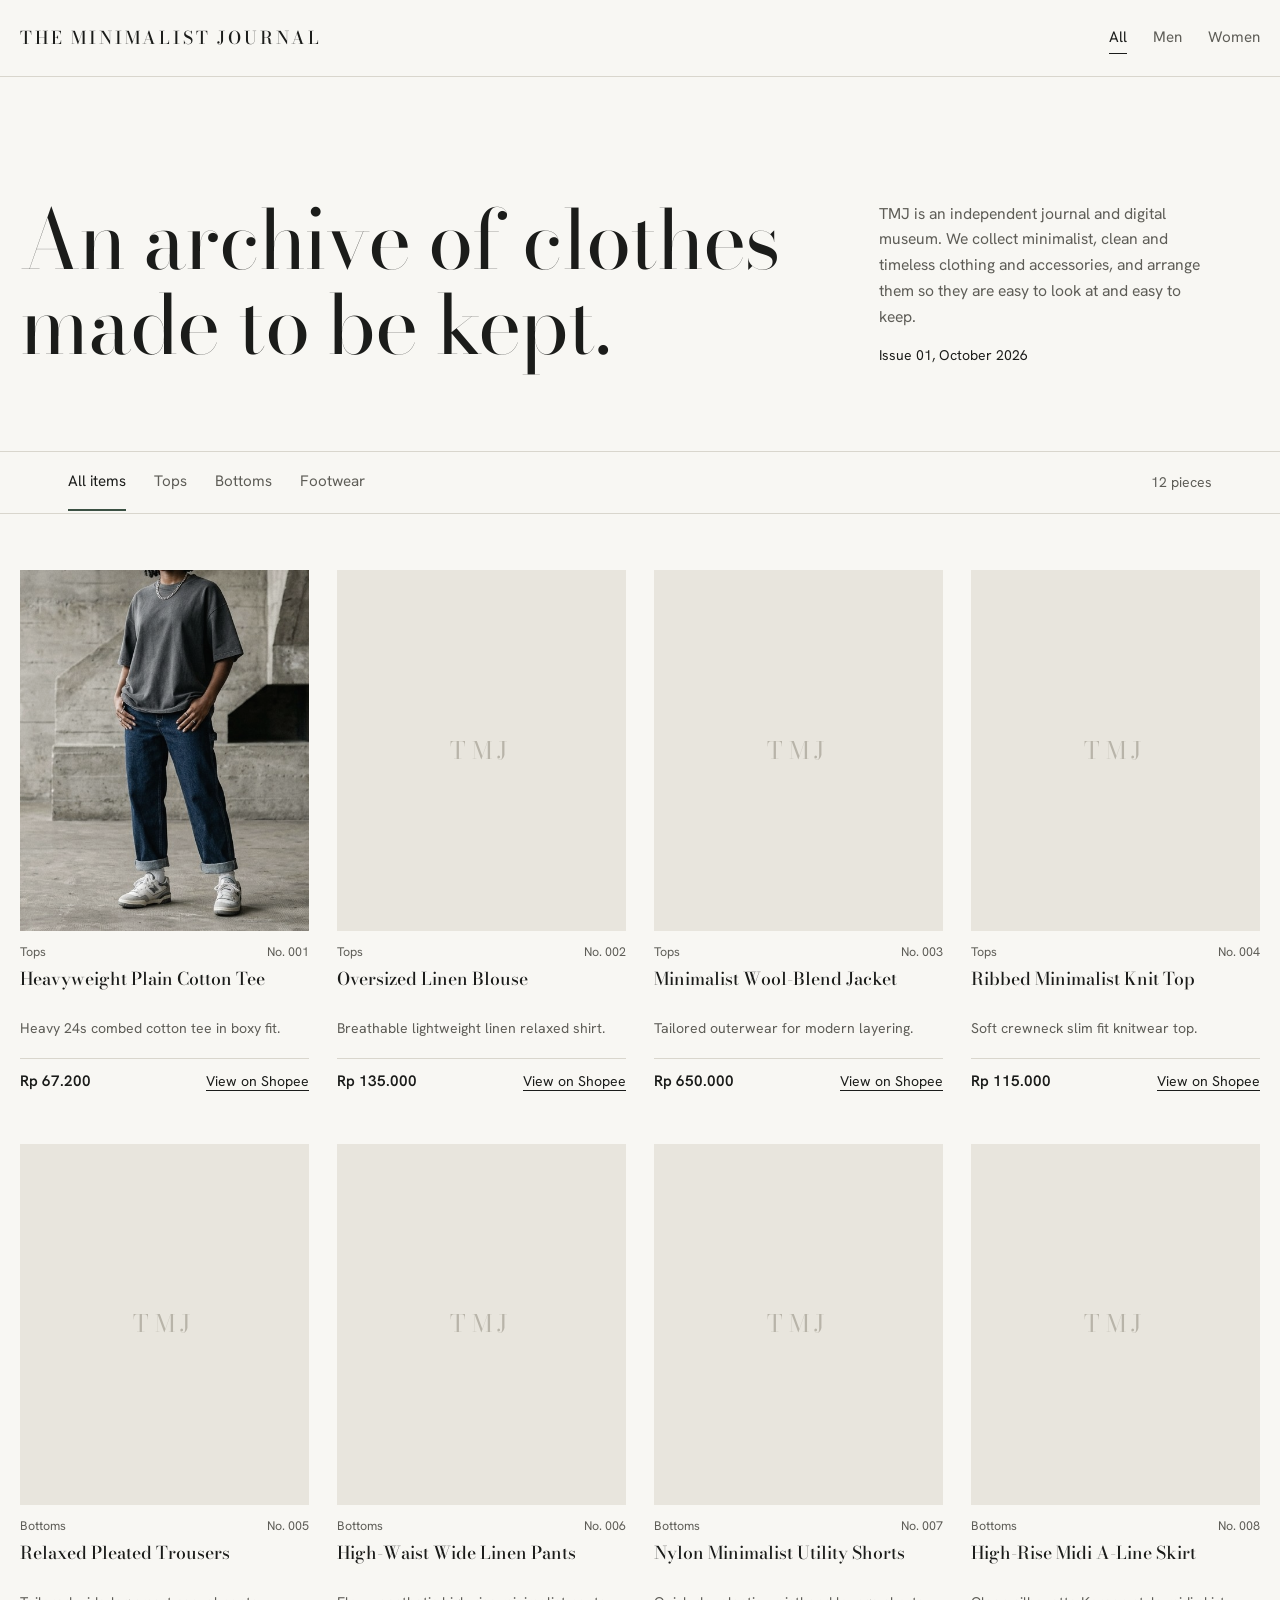
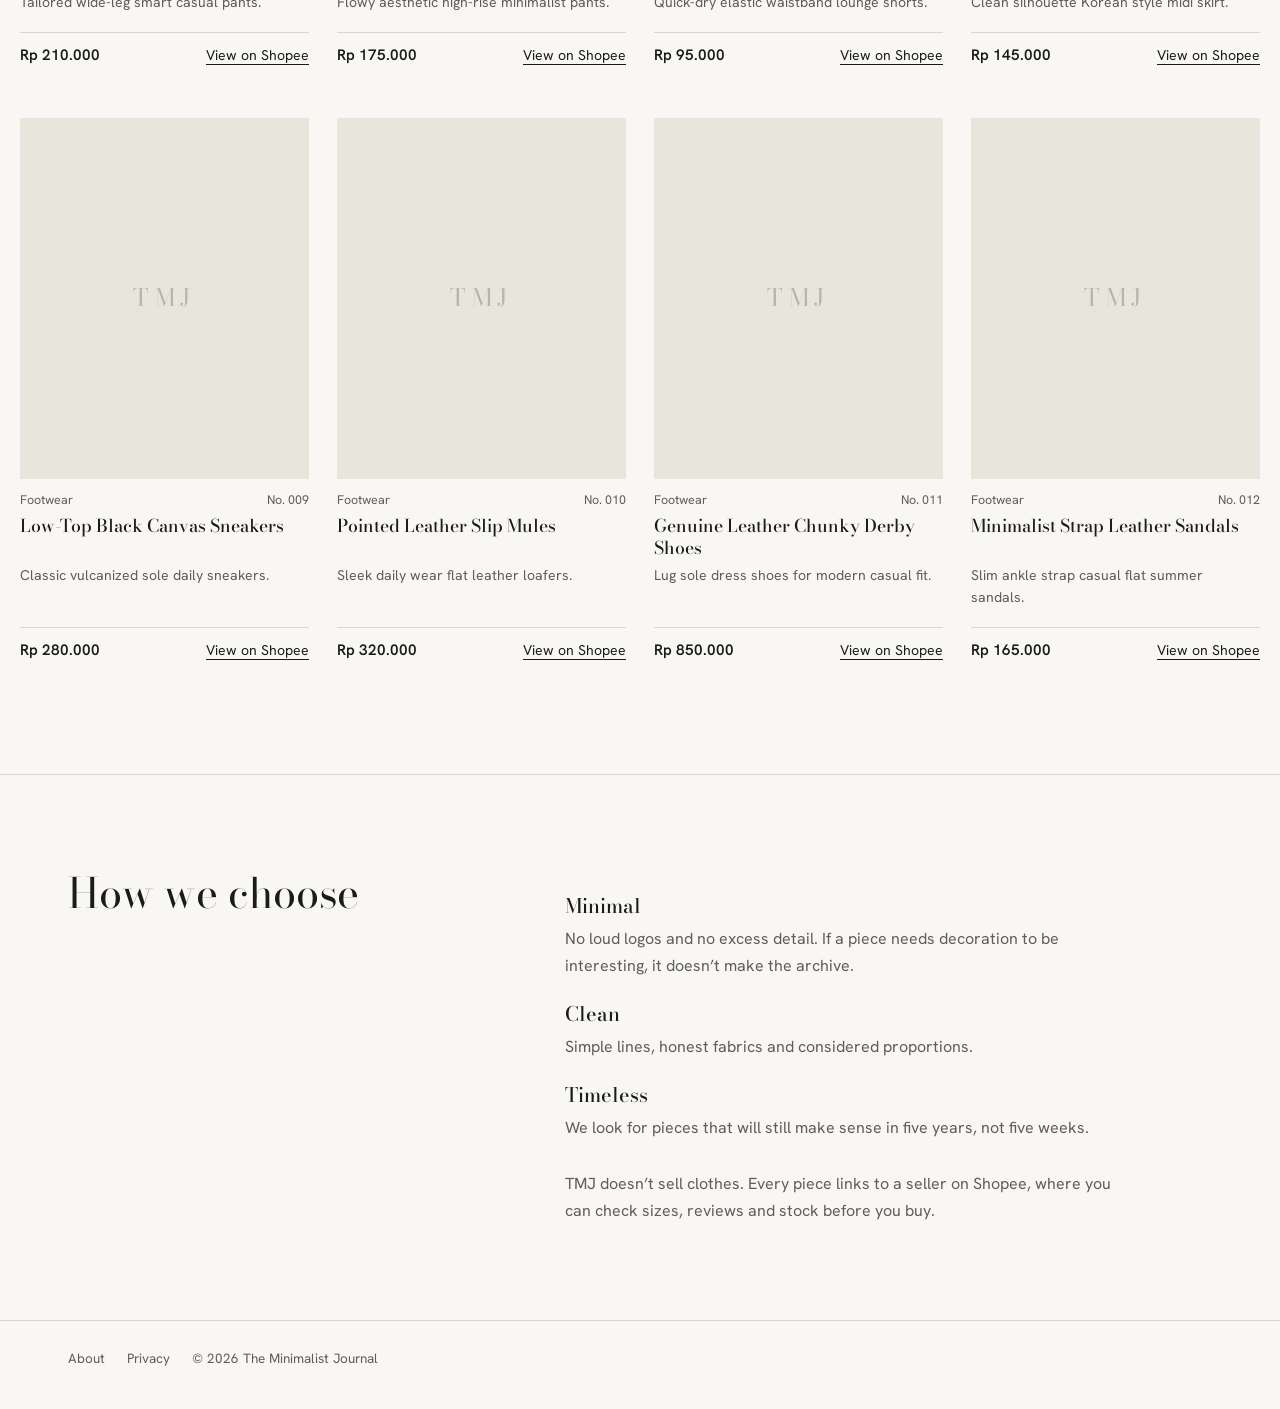
<file: index.html>
<!DOCTYPE html>
<html lang="en">
<head>
<meta charset="utf-8">
<meta name="viewport" content="width=device-width, initial-scale=1">
<title>The Minimalist Journal (TMJ)</title>
<meta name="description" content="TMJ is an independent journal and digital museum of minimalist, clean and timeless clothing and accessories.">
<meta name="theme-color" content="#F8F7F3">
<meta property="og:title" content="The Minimalist Journal (TMJ)">
<meta property="og:description" content="An archive of clothes made to be kept.">
<link rel="icon" href="data:image/svg+xml,%3Csvg xmlns='http://www.w3.org/2000/svg' viewBox='0 0 64 64'%3E%3Crect width='64' height='64' fill='%231B1C1A'/%3E%3Ctext x='32' y='43' font-family='Georgia,serif' font-size='30' text-anchor='middle' fill='%23F8F7F3'%3ET%3C/text%3E%3C/svg%3E">
<link rel="preconnect" href="https://fonts.googleapis.com">
<link rel="preconnect" href="https://fonts.gstatic.com" crossorigin>
<link href="https://fonts.googleapis.com/css2?family=Bodoni+Moda:opsz,wght@6..96,400..600&family=Hanken+Grotesk:wght@400;500;600&display=swap" rel="stylesheet">
<link rel="stylesheet" href="style.css">
</head>
<body>

<header class="site-header">
  <div class="wrap bar">
    <a class="logo" href="./">The Minimalist Journal</a>
    <nav class="gender" id="gender" aria-label="Collection"></nav>
  </div>
</header>

<main>
  <section class="wrap hero" aria-labelledby="hero-title">
    <h1 id="hero-title">An archive of clothes made to be kept.</h1>
    <div class="hero-side">
      <p>TMJ is an independent journal and digital museum. We collect minimalist, clean and timeless clothing and accessories, and arrange them so they are easy to look at and easy to keep.</p>
      <p class="issue">Issue 01, October 2026</p>
    </div>
  </section>

  <div class="filters">
    <div class="wrap">
      <div class="tabs" id="tabs" role="group" aria-label="Category"></div>
      <span class="count" id="count" aria-live="polite"></span>
    </div>
  </div>

  <section class="wrap shelf" aria-label="Collection">
    <div class="grid" id="grid"></div>
  </section>

  <section class="about" id="about">
    <div class="wrap">
      <h2>How we choose</h2>
      <div class="about-body">
        <dl>
          <dt>Minimal</dt>
          <dd>No loud logos and no excess detail. If a piece needs decoration to be interesting, it doesn’t make the archive.</dd>
          <dt>Clean</dt>
          <dd>Simple lines, honest fabrics and considered proportions.</dd>
          <dt>Timeless</dt>
          <dd>We look for pieces that will still make sense in five years, not five weeks.</dd>
        </dl>
        <p>TMJ doesn’t sell clothes. Every piece links to a seller on Shopee, where you can check sizes, reviews and stock before you buy.</p>
      </div>
    </div>
  </section>
</main>

<footer class="site-footer">
  <div class="wrap">
    <nav class="foot-nav" aria-label="Footer">
      <a href="about.html">About</a>
      <a href="privacy.html">Privacy</a>
      <span>© 2026 The Minimalist Journal</span>
    </nav>
  </div>
</footer>

<script src="script.js"></script>
</body>
</html>
</file>
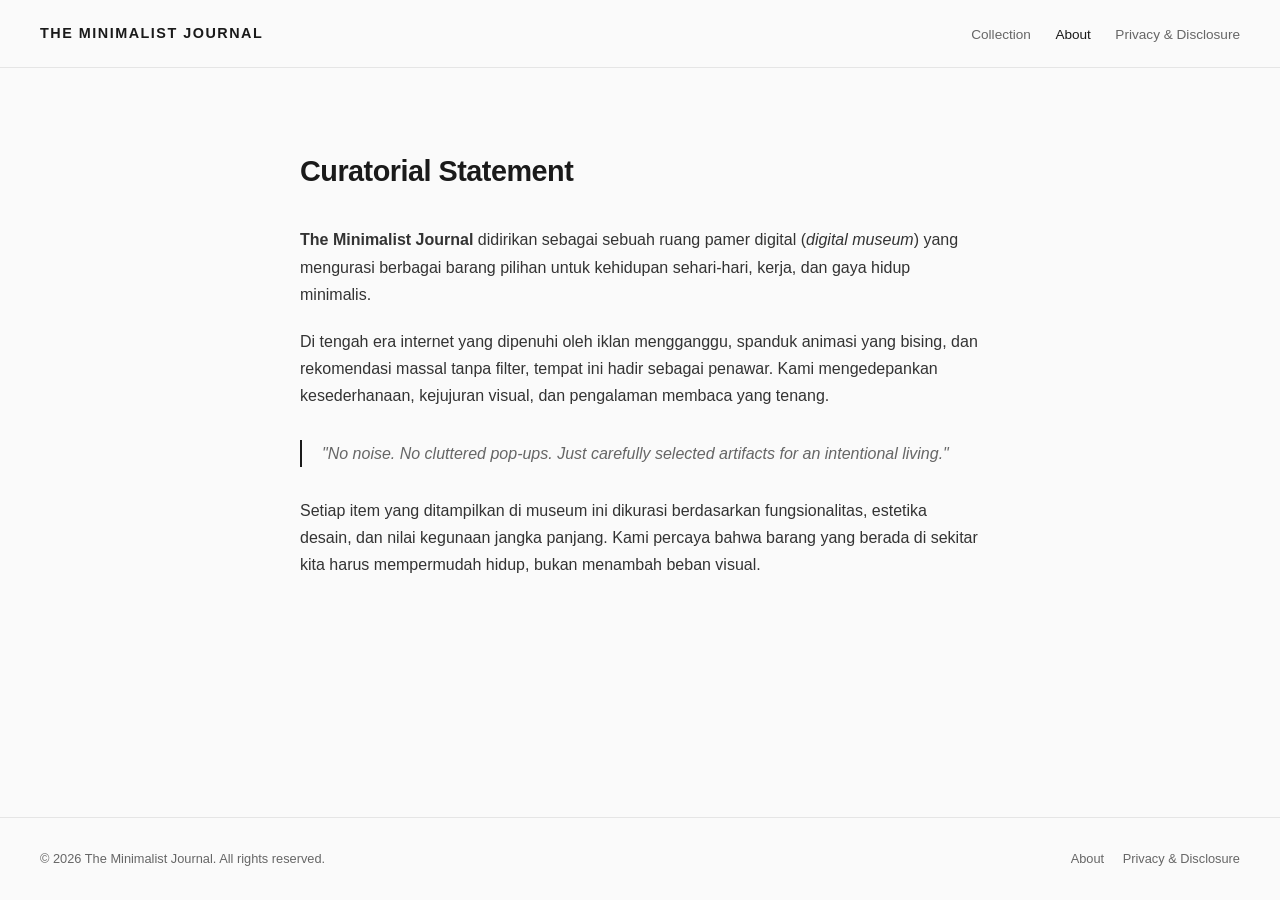
<file: about.html>
<!DOCTYPE html>
<html lang="id">
<head>
    <meta charset="UTF-8">
    <meta name="viewport" content="width=device-width, initial-scale=1.0">
    <title>About & Curatorial Statement — The Minimalist Journal</title>
    <style>
        :root {
            --bg-color: #fafafa;
            --text-color: #1a1a1a;
            --accent-color: #666666;
            --border-color: #e5e5e5;
            --font-family: -apple-system, BlinkMacSystemFont, "Segoe UI", Roboto, Helvetica, Arial, sans-serif;
        }

        body {
            background-color: var(--bg-color);
            color: var(--text-color);
            font-family: var(--font-family);
            line-height: 1.7;
            margin: 0;
            padding: 0;
            display: flex;
            flex-direction: column;
            min-height: 100vh;
        }

        header {
            border-bottom: 1px solid var(--border-color);
            padding: 20px 40px;
            display: flex;
            justify-content: space-between;
            align-items: center;
        }

        header .brand {
            font-weight: 700;
            letter-spacing: 1.5px;
            text-transform: uppercase;
            font-size: 0.9rem;
            text-decoration: none;
            color: var(--text-color);
        }

        nav a {
            color: var(--accent-color);
            text-decoration: none;
            margin-left: 20px;
            font-size: 0.85rem;
            transition: color 0.2s ease;
        }

        nav a:hover, nav a.active {
            color: var(--text-color);
        }

        main {
            max-width: 680px;
            margin: 60px auto;
            padding: 0 20px;
            flex: 1;
        }

        h1 {
            font-size: 1.8rem;
            font-weight: 600;
            letter-spacing: -0.5px;
            margin-bottom: 30px;
        }

        p {
            color: #333333;
            font-size: 1rem;
            margin-bottom: 20px;
        }

        .curator-note {
            border-left: 2px solid var(--text-color);
            padding-left: 20px;
            margin: 30px 0;
            font-style: italic;
            color: var(--accent-color);
        }

        footer {
            border-top: 1px solid var(--border-color);
            padding: 30px 40px;
            font-size: 0.8rem;
            color: var(--accent-color);
            display: flex;
            justify-content: space-between;
            align-items: center;
        }

        footer a {
            color: var(--accent-color);
            text-decoration: none;
            margin-left: 15px;
        }

        footer a:hover {
            color: var(--text-color);
        }

        @media (max-width: 600px) {
            header, footer {
                padding: 20px;
                flex-direction: column;
                gap: 15px;
                align-items: flex-start;
            }
            nav a {
                margin-left: 0;
                margin-right: 15px;
            }
        }
    </style>
</head>
<body>

    <header>
        <a href="index.html" class="brand">The Minimalist Journal</a>
        <nav>
            <a href="index.html">Collection</a>
            <a href="about.html" class="active">About</a>
            <a href="privacy.html">Privacy & Disclosure</a>
        </nav>
    </header>

    <main>
        <h1>Curatorial Statement</h1>
        
        <p><strong>The Minimalist Journal</strong> didirikan sebagai sebuah ruang pamer digital (<em>digital museum</em>) yang mengurasi berbagai barang pilihan untuk kehidupan sehari-hari, kerja, dan gaya hidup minimalis.</p>

        <p>Di tengah era internet yang dipenuhi oleh iklan mengganggu, spanduk animasi yang bising, dan rekomendasi massal tanpa filter, tempat ini hadir sebagai penawar. Kami mengedepankan kesederhanaan, kejujuran visual, dan pengalaman membaca yang tenang.</p>

        <div class="curator-note">
            "No noise. No cluttered pop-ups. Just carefully selected artifacts for an intentional living."
        </div>

        <p>Setiap item yang ditampilkan di museum ini dikurasi berdasarkan fungsionalitas, estetika desain, dan nilai kegunaan jangka panjang. Kami percaya bahwa barang yang berada di sekitar kita harus mempermudah hidup, bukan menambah beban visual.</p>
    </main>

    <footer>
        <div>&copy; 2026 The Minimalist Journal. All rights reserved.</div>
        <div>
            <a href="about.html">About</a>
            <a href="privacy.html">Privacy & Disclosure</a>
        </div>
    </footer>

</body>
</html>
</file>
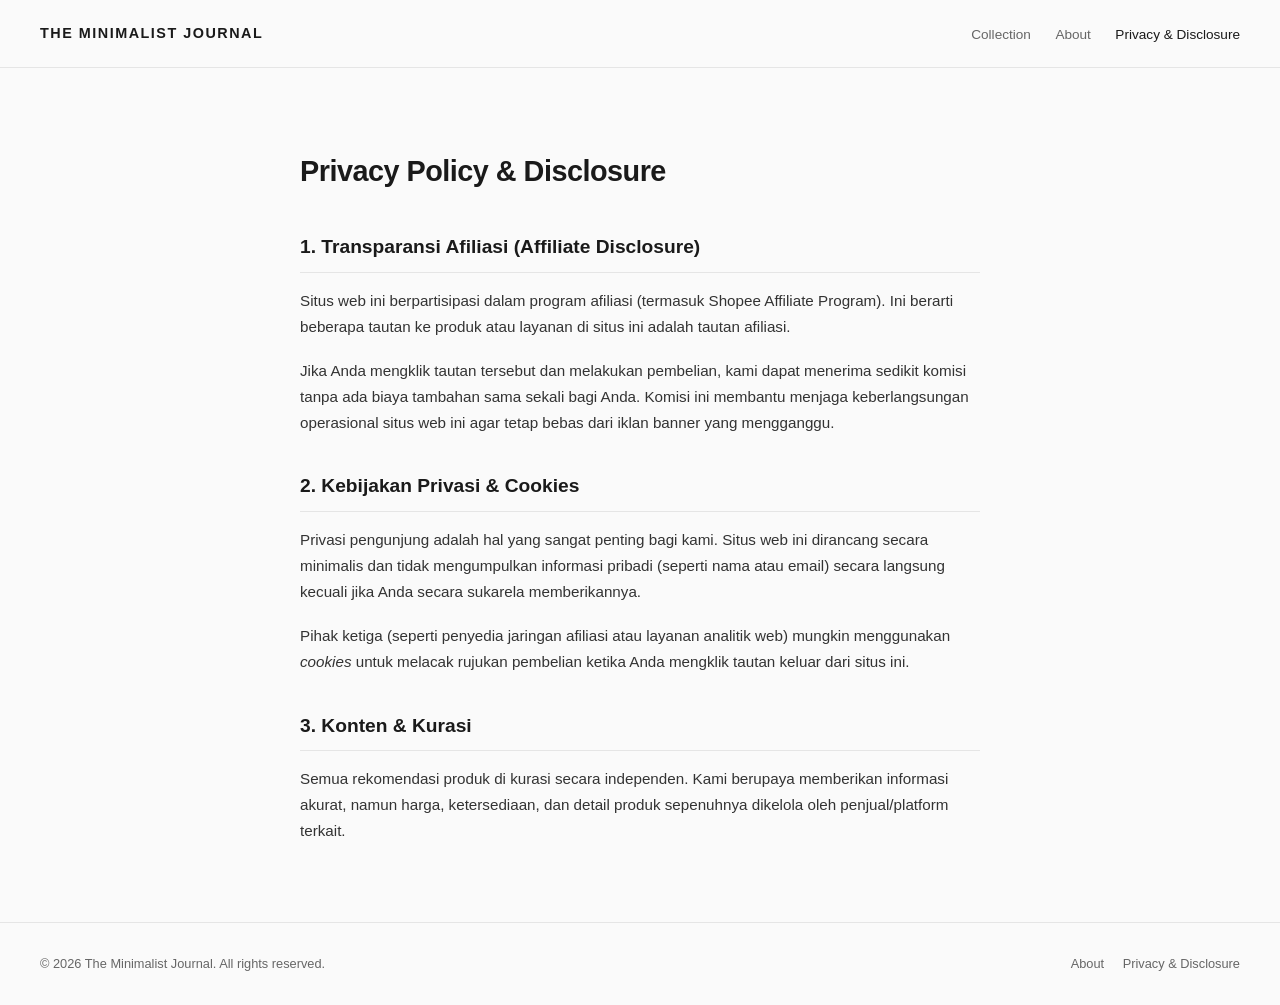
<file: privacy.html>
<!DOCTYPE html>
<html lang="id">
<head>
    <meta charset="UTF-8">
    <meta name="viewport" content="width=device-width, initial-scale=1.0">
    <title>Privacy Policy & Affiliate Disclosure — The Minimalist Journal</title>
    <style>
        :root {
            --bg-color: #fafafa;
            --text-color: #1a1a1a;
            --accent-color: #666666;
            --border-color: #e5e5e5;
            --font-family: -apple-system, BlinkMacSystemFont, "Segoe UI", Roboto, Helvetica, Arial, sans-serif;
        }

        body {
            background-color: var(--bg-color);
            color: var(--text-color);
            font-family: var(--font-family);
            line-height: 1.7;
            margin: 0;
            padding: 0;
            display: flex;
            flex-direction: column;
            min-height: 100vh;
        }

        header {
            border-bottom: 1px solid var(--border-color);
            padding: 20px 40px;
            display: flex;
            justify-content: space-between;
            align-items: center;
        }

        header .brand {
            font-weight: 700;
            letter-spacing: 1.5px;
            text-transform: uppercase;
            font-size: 0.9rem;
            text-decoration: none;
            color: var(--text-color);
        }

        nav a {
            color: var(--accent-color);
            text-decoration: none;
            margin-left: 20px;
            font-size: 0.85rem;
            transition: color 0.2s ease;
        }

        nav a:hover, nav a.active {
            color: var(--text-color);
        }

        main {
            max-width: 680px;
            margin: 60px auto;
            padding: 0 20px;
            flex: 1;
        }

        h1 {
            font-size: 1.8rem;
            font-weight: 600;
            letter-spacing: -0.5px;
            margin-bottom: 25px;
        }

        h2 {
            font-size: 1.2rem;
            font-weight: 600;
            margin-top: 35px;
            margin-bottom: 15px;
            border-bottom: 1px solid var(--border-color);
            padding-bottom: 8px;
        }

        p {
            color: #333333;
            font-size: 0.95rem;
            margin-bottom: 18px;
        }

        footer {
            border-top: 1px solid var(--border-color);
            padding: 30px 40px;
            font-size: 0.8rem;
            color: var(--accent-color);
            display: flex;
            justify-content: space-between;
            align-items: center;
        }

        footer a {
            color: var(--accent-color);
            text-decoration: none;
            margin-left: 15px;
        }

        footer a:hover {
            color: var(--text-color);
        }

        @media (max-width: 600px) {
            header, footer {
                padding: 20px;
                flex-direction: column;
                gap: 15px;
                align-items: flex-start;
            }
            nav a {
                margin-left: 0;
                margin-right: 15px;
            }
        }
    </style>
</head>
<body>

    <header>
        <a href="index.html" class="brand">The Minimalist Journal</a>
        <nav>
            <a href="index.html">Collection</a>
            <a href="about.html">About</a>
            <a href="privacy.html" class="active">Privacy & Disclosure</a>
        </nav>
    </header>

    <main>
        <h1>Privacy Policy & Disclosure</h1>
        
        <h2>1. Transparansi Afiliasi (Affiliate Disclosure)</h2>
        <p>Situs web ini berpartisipasi dalam program afiliasi (termasuk Shopee Affiliate Program). Ini berarti beberapa tautan ke produk atau layanan di situs ini adalah tautan afiliasi.</p>
        <p>Jika Anda mengklik tautan tersebut dan melakukan pembelian, kami dapat menerima sedikit komisi tanpa ada biaya tambahan sama sekali bagi Anda. Komisi ini membantu menjaga keberlangsungan operasional situs web ini agar tetap bebas dari iklan banner yang mengganggu.</p>

        <h2>2. Kebijakan Privasi & Cookies</h2>
        <p>Privasi pengunjung adalah hal yang sangat penting bagi kami. Situs web ini dirancang secara minimalis dan tidak mengumpulkan informasi pribadi (seperti nama atau email) secara langsung kecuali jika Anda secara sukarela memberikannya.</p>
        <p>Pihak ketiga (seperti penyedia jaringan afiliasi atau layanan analitik web) mungkin menggunakan <em>cookies</em> untuk melacak rujukan pembelian ketika Anda mengklik tautan keluar dari situs ini.</p>

        <h2>3. Konten & Kurasi</h2>
        <p>Semua rekomendasi produk di kurasi secara independen. Kami berupaya memberikan informasi akurat, namun harga, ketersediaan, dan detail produk sepenuhnya dikelola oleh penjual/platform terkait.</p>
    </main>

    <footer>
        <div>&copy; 2026 The Minimalist Journal. All rights reserved.</div>
        <div>
            <a href="about.html">About</a>
            <a href="privacy.html">Privacy & Disclosure</a>
        </div>
    </footer>

</body>
</html>
</file>
<file: style.css>
:root{
  --paper:#F8F7F3; --ink:#1B1C1A; --muted:#5E5D57; --line:#D9D6CD; --plate:#E8E5DD; --accent:#3C5143;
  --serif:"Bodoni Moda","Bodoni 72",Didot,Georgia,serif;
  --sans:"Hanken Grotesk",system-ui,-apple-system,"Segoe UI",Roboto,sans-serif;
  --pad:clamp(20px,4vw,48px);
  color-scheme:light;
}
*,*::before,*::after{box-sizing:border-box}
html{scroll-behavior:smooth}
body{margin:0;background:var(--paper);color:var(--ink);font-family:var(--sans);font-size:16px;line-height:1.5;-webkit-font-smoothing:antialiased}
button{font:inherit;color:inherit;background:none;border:0;padding:0;cursor:pointer}
a{color:inherit}
:focus-visible{outline:2px solid var(--accent);outline-offset:3px}
.wrap{max-width:1240px;margin:0 auto;padding:0 var(--pad)}

/* header */
.site-header{border-bottom:1px solid var(--line)}
.bar{display:flex;justify-content:space-between;align-items:center;flex-wrap:wrap;gap:12px 24px;padding:22px 0}
.logo{font-family:var(--serif);font-size:1.1rem;font-weight:500;letter-spacing:.16em;text-transform:uppercase;text-decoration:none}
.gender{display:flex;gap:26px}
.gender button{font-size:.95rem;color:var(--muted);padding:4px 0;border-bottom:1px solid transparent;transition:color .2s,border-color .2s}
.gender button:hover{color:var(--ink)}
.gender button[aria-pressed="true"]{color:var(--ink);border-color:var(--ink)}

/* hero */
.hero{display:grid;grid-template-columns:repeat(12,1fr);gap:32px var(--pad);align-items:end;padding:clamp(56px,10vw,120px) 0 clamp(44px,7vw,84px)}
.hero h1{grid-column:1 / span 8;margin:0;font-family:var(--serif);font-weight:400;font-size:clamp(2.5rem,6.4vw,5.4rem);line-height:1.04;letter-spacing:-.015em}
.hero-side{grid-column:9 / span 4;max-width:38ch}
.hero-side p{margin:0 0 14px;color:var(--muted);font-size:.98rem;line-height:1.65}
.hero-side .issue{color:var(--ink);font-size:.88rem;margin:0}

/* filters */
.filters{position:sticky;top:0;z-index:5;background:rgba(248,247,243,.94);backdrop-filter:blur(8px);border-top:1px solid var(--line);border-bottom:1px solid var(--line)}
.filters .wrap{display:flex;justify-content:space-between;align-items:center;gap:20px}
.tabs{display:flex;gap:28px;overflow-x:auto;scrollbar-width:none;padding:2px 0}
.tabs::-webkit-scrollbar{display:none}
.tabs button{flex:none;padding:16px 0;font-size:.95rem;color:var(--muted);border-bottom:2px solid transparent;transition:color .2s,border-color .2s}
.tabs button:hover{color:var(--ink)}
.tabs button[aria-pressed="true"]{color:var(--ink);border-color:var(--accent)}
.count{flex:none;font-size:.88rem;color:var(--muted)}

/* grid */
.shelf{padding:clamp(32px,5vw,56px) 0 clamp(64px,9vw,112px)}
.grid{display:grid;grid-template-columns:repeat(4,1fr);gap:clamp(36px,4vw,52px) clamp(16px,2.2vw,28px);align-items:stretch}
.card{display:flex;flex-direction:column}
.plate{position:relative;margin:0;aspect-ratio:4 / 5;background:var(--plate);overflow:hidden}
.plate img{display:block;width:100%;height:100%;object-fit:cover;filter:saturate(.78) contrast(.97);transition:filter .4s ease,transform .6s ease}
.card:hover .plate img{filter:none;transform:scale(1.025)}
.ph{display:grid;place-items:center;height:100%;font-family:var(--serif);font-size:1.5rem;letter-spacing:.24em;color:#B8B4A9}
.meta{display:flex;justify-content:space-between;margin-top:12px;font-size:.78rem;color:var(--muted)}
.name{margin:6px 0 6px;min-height:2.5em;font-family:var(--serif);font-size:1.1rem;font-weight:500;line-height:1.25}
.desc{margin:0 0 18px;font-size:.88rem;line-height:1.55;color:var(--muted);max-width:36ch}
.buy{margin-top:auto;display:flex;justify-content:space-between;align-items:baseline;gap:12px;padding-top:11px;border-top:1px solid var(--line)}
.price{font-weight:600;font-size:.95rem}
.shop{font-size:.88rem;text-decoration:underline;text-decoration-thickness:1px;text-underline-offset:4px;transition:color .2s}
.shop:hover{color:var(--accent)}
.empty{padding:64px 0;text-align:center;color:var(--muted)}
.empty button{margin-top:10px;color:var(--ink);text-decoration:underline;text-underline-offset:4px}

/* about section */
.about{border-top:1px solid var(--line);padding:clamp(56px,8vw,96px) 0}
.about .wrap{display:grid;grid-template-columns:repeat(12,1fr);gap:32px var(--pad)}
.about h2{grid-column:1 / span 4;margin:0;font-family:var(--serif);font-weight:400;font-size:clamp(1.8rem,3.4vw,2.6rem);line-height:1.1}
.about-body{grid-column:6 / span 7;max-width:62ch}
.about dl{margin:0 0 28px}
.about dt{font-family:var(--serif);font-size:1.25rem;font-weight:500;margin-top:20px}
.about dd{margin:4px 0 0;color:var(--muted);line-height:1.7}
.about p{margin:0;color:var(--muted);line-height:1.7}

/* footer */
.site-footer{border-top:1px solid var(--line);padding:28px 0 40px;font-size:.84rem;color:var(--muted)}
.site-footer .wrap{display:flex;justify-content:space-between;flex-wrap:wrap;gap:14px 32px}
.site-footer p{margin:0;max-width:60ch}
.foot-nav{display:flex;flex-wrap:wrap;gap:8px 22px}
.foot-nav a{text-decoration:none}
.foot-nav a:hover{color:var(--ink);text-decoration:underline;text-underline-offset:4px}

@media (max-width:1000px){
  .grid{grid-template-columns:repeat(3,1fr)}
  .hero h1{grid-column:1 / -1}
  .hero-side{grid-column:1 / span 8}
  .about h2{grid-column:1 / -1}
  .about-body{grid-column:1 / -1}
}
@media (max-width:720px){
  .grid{grid-template-columns:repeat(2,1fr)}
  .hero-side{grid-column:1 / -1}
  .count{display:none}
  .name{font-size:1rem}
  .desc{font-size:.84rem}
  .buy{flex-direction:column;align-items:flex-start;gap:4px}
}
@media (prefers-reduced-motion:reduce){
  html{scroll-behavior:auto}
  *,*::before,*::after{transition:none !important}
  .card:hover .plate img{transform:none}
}
</file>
